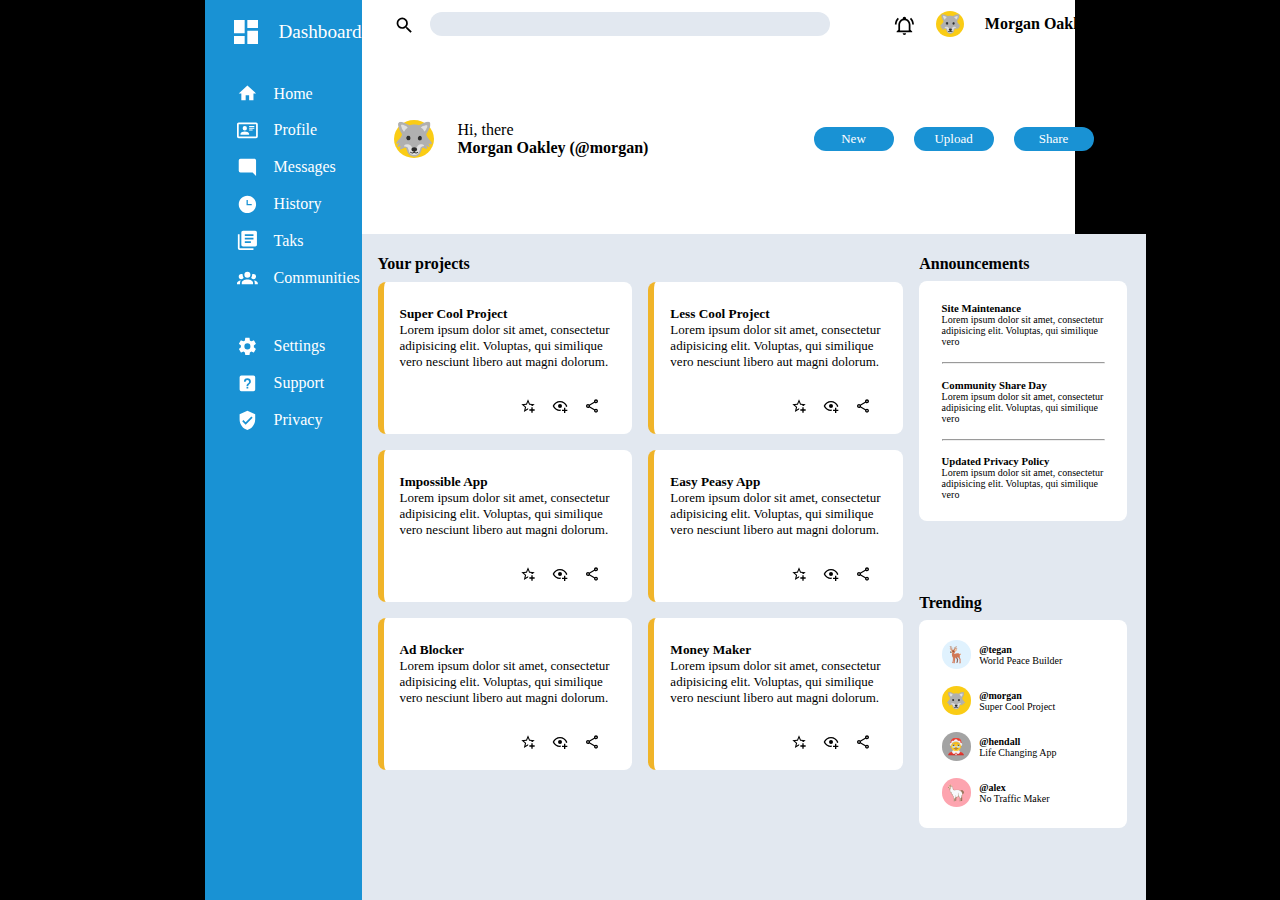
<file: admin-dashboard/index.html>
<!DOCTYPE html>
<html lang="en">
  <head>
    <meta charset="UTF-8" />
    <meta name="viewport" content="width=device-width, initial-scale=1.0" />
    <link rel="stylesheet" href="aside.css" />
    <link rel="stylesheet" href="header.css" />
    <link rel="stylesheet" href="main.css" />
    <title>Admin Dashboard</title>
  </head>
  <body>
    <aside>
      <div class="dashboard">
        <svg xmlns="http://www.w3.org/2000/svg" viewBox="0 0 24 24">
          <title>view-dashboard</title>
          <path d="M13,3V9H21V3M13,21H21V11H13M3,21H11V15H3M3,13H11V3H3V13Z" />
        </svg>
        <a href=""> Dashboard </a>
      </div>
      <nav class="main-nav">
        <ul class="main-nav__items">
          <!-- <div class="main-nav__items-container"> -->
          <li class="main-nav__item home">
            <svg xmlns="http://www.w3.org/2000/svg" viewBox="0 0 24 24">
              <path d="M10,20V14H14V20H19V12H22L12,3L2,12H5V20H10Z" />
            </svg>
            <a href=""> Home</a>
          </li>
          <li class="main-nav__item profile">
            <svg xmlns="http://www.w3.org/2000/svg" viewBox="0 0 24 24">
              <path
                d="M22,3H2C0.91,3.04 0.04,3.91 0,5V19C0.04,20.09 0.91,20.96 2,21H22C23.09,20.96 23.96,20.09 24,19V5C23.96,3.91 23.09,3.04 22,3M22,19H2V5H22V19M14,17V15.75C14,14.09 10.66,13.25 9,13.25C7.34,13.25 4,14.09 4,15.75V17H14M9,7A2.5,2.5 0 0,0 6.5,9.5A2.5,2.5 0 0,0 9,12A2.5,2.5 0 0,0 11.5,9.5A2.5,2.5 0 0,0 9,7M14,7V8H20V7H14M14,9V10H20V9H14M14,11V12H18V11H14"
              />
            </svg>
            <a href="">Profile</a>
          </li>
          <li class="main-nav__item messages">
            <svg xmlns="http://www.w3.org/2000/svg" viewBox="0 0 24 24">
              <title>message-reply</title>
              <path
                d="M22,4C22,2.89 21.1,2 20,2H4A2,2 0 0,0 2,4V16A2,2 0 0,0 4,18H18L22,22V4Z"
              />
            </svg>
            <a href="">Messages</a>
          </li>
          <li class="main-nav__item history">
            <svg xmlns="http://www.w3.org/2000/svg" viewBox="0 0 24 24">
              <title>clock-time-three</title>
              <path
                d="M12 2C6.5 2 2 6.5 2 12C2 17.5 6.5 22 12 22C17.5 22 22 17.5 22 12S17.5 2 12 2M17 13H11V7H12.5V11.5H17V13Z"
              />
            </svg>
            <a href="">History</a>
          </li>
          <li class="main-nav__item tasks">
            <svg xmlns="http://www.w3.org/2000/svg" viewBox="0 0 24 24">
              <title>text-box-multiple</title>
              <path
                d="M16,15H9V13H16M19,11H9V9H19M19,7H9V5H19M21,1H7C5.89,1 5,1.89 5,3V17C5,18.11 5.9,19 7,19H21C22.11,19 23,18.11 23,17V3C23,1.89 22.1,1 21,1M3,5V21H19V23H3A2,2 0 0,1 1,21V5H3Z"
              />
            </svg>
            <a href="">Taks</a>
          </li>
          <li class="main-nav__item communities">
            <svg xmlns="http://www.w3.org/2000/svg" viewBox="0 0 24 24">
              <title>account-group</title>
              <path
                d="M12,5.5A3.5,3.5 0 0,1 15.5,9A3.5,3.5 0 0,1 12,12.5A3.5,3.5 0 0,1 8.5,9A3.5,3.5 0 0,1 12,5.5M5,8C5.56,8 6.08,8.15 6.53,8.42C6.38,9.85 6.8,11.27 7.66,12.38C7.16,13.34 6.16,14 5,14A3,3 0 0,1 2,11A3,3 0 0,1 5,8M19,8A3,3 0 0,1 22,11A3,3 0 0,1 19,14C17.84,14 16.84,13.34 16.34,12.38C17.2,11.27 17.62,9.85 17.47,8.42C17.92,8.15 18.44,8 19,8M5.5,18.25C5.5,16.18 8.41,14.5 12,14.5C15.59,14.5 18.5,16.18 18.5,18.25V20H5.5V18.25M0,20V18.5C0,17.11 1.89,15.94 4.45,15.6C3.86,16.28 3.5,17.22 3.5,18.25V20H0M24,20H20.5V18.25C20.5,17.22 20.14,16.28 19.55,15.6C22.11,15.94 24,17.11 24,18.5V20Z"
              />
            </svg>
            <a href="">Communities</a>
          </li>
          <!-- </div> -->
          <!-- <div class="additional-nav__items-container"> -->
          <li class="main-nav__item settings">
            <svg xmlns="http://www.w3.org/2000/svg" viewBox="0 0 24 24">
              <title>cog</title>
              <path
                d="M12,15.5A3.5,3.5 0 0,1 8.5,12A3.5,3.5 0 0,1 12,8.5A3.5,3.5 0 0,1 15.5,12A3.5,3.5 0 0,1 12,15.5M19.43,12.97C19.47,12.65 19.5,12.33 19.5,12C19.5,11.67 19.47,11.34 19.43,11L21.54,9.37C21.73,9.22 21.78,8.95 21.66,8.73L19.66,5.27C19.54,5.05 19.27,4.96 19.05,5.05L16.56,6.05C16.04,5.66 15.5,5.32 14.87,5.07L14.5,2.42C14.46,2.18 14.25,2 14,2H10C9.75,2 9.54,2.18 9.5,2.42L9.13,5.07C8.5,5.32 7.96,5.66 7.44,6.05L4.95,5.05C4.73,4.96 4.46,5.05 4.34,5.27L2.34,8.73C2.21,8.95 2.27,9.22 2.46,9.37L4.57,11C4.53,11.34 4.5,11.67 4.5,12C4.5,12.33 4.53,12.65 4.57,12.97L2.46,14.63C2.27,14.78 2.21,15.05 2.34,15.27L4.34,18.73C4.46,18.95 4.73,19.03 4.95,18.95L7.44,17.94C7.96,18.34 8.5,18.68 9.13,18.93L9.5,21.58C9.54,21.82 9.75,22 10,22H14C14.25,22 14.46,21.82 14.5,21.58L14.87,18.93C15.5,18.67 16.04,18.34 16.56,17.94L19.05,18.95C19.27,19.03 19.54,18.95 19.66,18.73L21.66,15.27C21.78,15.05 21.73,14.78 21.54,14.63L19.43,12.97Z"
              />
            </svg>
            <a href="">Settings</a>
          </li>
          <li class="main-nav__item support">
            <svg xmlns="http://www.w3.org/2000/svg" viewBox="0 0 24 24">
              <title>help-box</title>
              <path
                d="M11,18H13V16H11V18M12,6A4,4 0 0,0 8,10H10A2,2 0 0,1 12,8A2,2 0 0,1 14,10C14,12 11,11.75 11,15H13C13,12.75 16,12.5 16,10A4,4 0 0,0 12,6M5,3H19A2,2 0 0,1 21,5V19A2,2 0 0,1 19,21H5A2,2 0 0,1 3,19V5A2,2 0 0,1 5,3Z"
              />
            </svg>
            <a href="">Support</a>
          </li>
          <li class="main-nav__item privacy">
            <svg xmlns="http://www.w3.org/2000/svg" viewBox="0 0 24 24">
              <title>shield-check</title>
              <path
                d="M10,17L6,13L7.41,11.59L10,14.17L16.59,7.58L18,9M12,1L3,5V11C3,16.55 6.84,21.74 12,23C17.16,21.74 21,16.55 21,11V5L12,1Z"
              />
            </svg>
            <a href="">Privacy</a>
          </li>
          <!-- </div> -->
        </ul>
      </nav>
    </aside>
    <header>
      <div class="top-header">
        <div class="search-container">
          <label for="search">
            <svg xmlns="http://www.w3.org/2000/svg" viewBox="0 0 24 24">
              <title>magnify</title>
              <path
                d="M9.5,3A6.5,6.5 0 0,1 16,9.5C16,11.11 15.41,12.59 14.44,13.73L14.71,14H15.5L20.5,19L19,20.5L14,15.5V14.71L13.73,14.44C12.59,15.41 11.11,16 9.5,16A6.5,6.5 0 0,1 3,9.5A6.5,6.5 0 0,1 9.5,3M9.5,5C7,5 5,7 5,9.5C5,12 7,14 9.5,14C12,14 14,12 14,9.5C14,7 12,5 9.5,5Z"
              />
            </svg>
          </label>
          <input type="search" name="search" id="search" />
        </div>
        <div>
          <div class="notification-icon">
            <a href="">
              <svg xmlns="http://www.w3.org/2000/svg" viewBox="0 0 24 24">
                <title>bell-ring-outline</title>
                <path
                  d="M10,21H14A2,2 0 0,1 12,23A2,2 0 0,1 10,21M21,19V20H3V19L5,17V11C5,7.9 7.03,5.17 10,4.29C10,4.19 10,4.1 10,4A2,2 0 0,1 12,2A2,2 0 0,1 14,4C14,4.1 14,4.19 14,4.29C16.97,5.17 19,7.9 19,11V17L21,19M17,11A5,5 0 0,0 12,6A5,5 0 0,0 7,11V18H17V11M19.75,3.19L18.33,4.61C20.04,6.3 21,8.6 21,11H23C23,8.07 21.84,5.25 19.75,3.19M1,11H3C3,8.6 3.96,6.3 5.67,4.61L4.25,3.19C2.16,5.25 1,8.07 1,11Z"
                />
              </svg>
            </a>
          </div>
          <div class="admin-icon">
            <a href="">🐺</a>
          </div>
          <div class="admin-name">
            <a href="">Morgan Oakley</a>
          </div>
        </div>
      </div>
      <div class="lower-header">
        <div>
          <div class="lower-header__admin-icon">
            <a href="">🐺</a>
          </div>
          <!-- </div> -->
          <!-- <div> -->
          <p>
            Hi, there <br />
            <span>Morgan Oakley (@morgan)</span>
          </p>
        </div>
        <div class="nav__items">
          <div class="nav__item"><a href="">New</a></div>
          <div class="nav__item"><a href="">Upload</a></div>
          <div class="nav__item"><a href="">Share</a></div>
        </div>
      </div>
    </header>
    <main>
      <div class="projects-container">
        <h4>Your projects</h4>
        <div class="project-container">
          <div>
            <h5 class="project-heading">Super Cool Project</h5>
            <p class="project-description">
              Lorem ipsum dolor sit amet, consectetur adipisicing elit.
              Voluptas, qui similique vero nesciunt libero aut magni dolorum.
            </p>
          </div>
          <div class="project-icons">
            <div class="favourite">
              <a href="">
                <svg xmlns="http://www.w3.org/2000/svg" viewBox="0 0 24 24">
                  <title>star-plus-outline</title>
                  <path
                    d="M5.8 21L7.4 14L2 9.2L9.2 8.6L12 2L14.8 8.6L22 9.2L18.8 12H18C17.3 12 16.6 12.1 15.9 12.4L18.1 10.5L13.7 10.1L12 6.1L10.3 10.1L5.9 10.5L9.2 13.4L8.2 17.7L12 15.4L12.5 15.7C12.3 16.2 12.1 16.8 12.1 17.3L5.8 21M17 14V17H14V19H17V22H19V19H22V17H19V14H17Z"
                  />
                </svg>
              </a>
            </div>
            <div class="seen">
              <a href="">
                <svg xmlns="http://www.w3.org/2000/svg" viewBox="0 0 24 24">
                  <title>eye-plus-outline</title>
                  <path
                    d="M12,4.5C7,4.5 2.73,7.61 1,12C2.73,16.39 7,19.5 12,19.5C12.36,19.5 12.72,19.5 13.08,19.45C13.03,19.13 13,18.82 13,18.5C13,18.14 13.04,17.78 13.1,17.42C12.74,17.46 12.37,17.5 12,17.5C8.24,17.5 4.83,15.36 3.18,12C4.83,8.64 8.24,6.5 12,6.5C15.76,6.5 19.17,8.64 20.82,12C20.7,12.24 20.56,12.45 20.43,12.68C21.09,12.84 21.72,13.11 22.29,13.5C22.56,13 22.8,12.5 23,12C21.27,7.61 17,4.5 12,4.5M12,9A3,3 0 0,0 9,12A3,3 0 0,0 12,15A3,3 0 0,0 15,12A3,3 0 0,0 12,9M18,14.5V17.5H15V19.5H18V22.5H20V19.5H23V17.5H20V14.5H18Z"
                  />
                </svg>
              </a>
            </div>
            <div class="share">
              <a href="">
                <svg xmlns="http://www.w3.org/2000/svg" viewBox="0 0 24 24">
                  <title>share-variant-outline</title>
                  <path
                    d="M18 16.08C17.24 16.08 16.56 16.38 16.04 16.85L8.91 12.7C8.96 12.47 9 12.24 9 12S8.96 11.53 8.91 11.3L15.96 7.19C16.5 7.69 17.21 8 18 8C19.66 8 21 6.66 21 5S19.66 2 18 2 15 3.34 15 5C15 5.24 15.04 5.47 15.09 5.7L8.04 9.81C7.5 9.31 6.79 9 6 9C4.34 9 3 10.34 3 12S4.34 15 6 15C6.79 15 7.5 14.69 8.04 14.19L15.16 18.34C15.11 18.55 15.08 18.77 15.08 19C15.08 20.61 16.39 21.91 18 21.91S20.92 20.61 20.92 19C20.92 17.39 19.61 16.08 18 16.08M18 4C18.55 4 19 4.45 19 5S18.55 6 18 6 17 5.55 17 5 17.45 4 18 4M6 13C5.45 13 5 12.55 5 12S5.45 11 6 11 7 11.45 7 12 6.55 13 6 13M18 20C17.45 20 17 19.55 17 19S17.45 18 18 18 19 18.45 19 19 18.55 20 18 20Z"
                  />
                </svg>
              </a>
            </div>
          </div>
        </div>
        <div class="project-container">
          <div>
            <h5 class="project-heading">Less Cool Project</h5>
            <p class="project-description">
              Lorem ipsum dolor sit amet, consectetur adipisicing elit.
              Voluptas, qui similique vero nesciunt libero aut magni dolorum.
            </p>
          </div>
          <div class="project-icons">
            <div class="favourite">
              <a href="">
                <svg xmlns="http://www.w3.org/2000/svg" viewBox="0 0 24 24">
                  <title>star-plus-outline</title>
                  <path
                    d="M5.8 21L7.4 14L2 9.2L9.2 8.6L12 2L14.8 8.6L22 9.2L18.8 12H18C17.3 12 16.6 12.1 15.9 12.4L18.1 10.5L13.7 10.1L12 6.1L10.3 10.1L5.9 10.5L9.2 13.4L8.2 17.7L12 15.4L12.5 15.7C12.3 16.2 12.1 16.8 12.1 17.3L5.8 21M17 14V17H14V19H17V22H19V19H22V17H19V14H17Z"
                  />
                </svg>
              </a>
            </div>
            <div class="seen">
              <a href="">
                <svg xmlns="http://www.w3.org/2000/svg" viewBox="0 0 24 24">
                  <title>eye-plus-outline</title>
                  <path
                    d="M12,4.5C7,4.5 2.73,7.61 1,12C2.73,16.39 7,19.5 12,19.5C12.36,19.5 12.72,19.5 13.08,19.45C13.03,19.13 13,18.82 13,18.5C13,18.14 13.04,17.78 13.1,17.42C12.74,17.46 12.37,17.5 12,17.5C8.24,17.5 4.83,15.36 3.18,12C4.83,8.64 8.24,6.5 12,6.5C15.76,6.5 19.17,8.64 20.82,12C20.7,12.24 20.56,12.45 20.43,12.68C21.09,12.84 21.72,13.11 22.29,13.5C22.56,13 22.8,12.5 23,12C21.27,7.61 17,4.5 12,4.5M12,9A3,3 0 0,0 9,12A3,3 0 0,0 12,15A3,3 0 0,0 15,12A3,3 0 0,0 12,9M18,14.5V17.5H15V19.5H18V22.5H20V19.5H23V17.5H20V14.5H18Z"
                  />
                </svg>
              </a>
            </div>
            <div class="share">
              <a href="">
                <svg xmlns="http://www.w3.org/2000/svg" viewBox="0 0 24 24">
                  <title>share-variant-outline</title>
                  <path
                    d="M18 16.08C17.24 16.08 16.56 16.38 16.04 16.85L8.91 12.7C8.96 12.47 9 12.24 9 12S8.96 11.53 8.91 11.3L15.96 7.19C16.5 7.69 17.21 8 18 8C19.66 8 21 6.66 21 5S19.66 2 18 2 15 3.34 15 5C15 5.24 15.04 5.47 15.09 5.7L8.04 9.81C7.5 9.31 6.79 9 6 9C4.34 9 3 10.34 3 12S4.34 15 6 15C6.79 15 7.5 14.69 8.04 14.19L15.16 18.34C15.11 18.55 15.08 18.77 15.08 19C15.08 20.61 16.39 21.91 18 21.91S20.92 20.61 20.92 19C20.92 17.39 19.61 16.08 18 16.08M18 4C18.55 4 19 4.45 19 5S18.55 6 18 6 17 5.55 17 5 17.45 4 18 4M6 13C5.45 13 5 12.55 5 12S5.45 11 6 11 7 11.45 7 12 6.55 13 6 13M18 20C17.45 20 17 19.55 17 19S17.45 18 18 18 19 18.45 19 19 18.55 20 18 20Z"
                  />
                </svg>
              </a>
            </div>
          </div>
        </div>
        <div class="project-container">
          <div>
            <h5 class="project-heading">Impossible App</h5>
            <p class="project-description">
              Lorem ipsum dolor sit amet, consectetur adipisicing elit.
              Voluptas, qui similique vero nesciunt libero aut magni dolorum.
            </p>
          </div>
          <div class="project-icons">
            <div class="favourite">
              <a href="">
                <svg xmlns="http://www.w3.org/2000/svg" viewBox="0 0 24 24">
                  <title>star-plus-outline</title>
                  <path
                    d="M5.8 21L7.4 14L2 9.2L9.2 8.6L12 2L14.8 8.6L22 9.2L18.8 12H18C17.3 12 16.6 12.1 15.9 12.4L18.1 10.5L13.7 10.1L12 6.1L10.3 10.1L5.9 10.5L9.2 13.4L8.2 17.7L12 15.4L12.5 15.7C12.3 16.2 12.1 16.8 12.1 17.3L5.8 21M17 14V17H14V19H17V22H19V19H22V17H19V14H17Z"
                  />
                </svg>
              </a>
            </div>
            <div class="seen">
              <a href="">
                <svg xmlns="http://www.w3.org/2000/svg" viewBox="0 0 24 24">
                  <title>eye-plus-outline</title>
                  <path
                    d="M12,4.5C7,4.5 2.73,7.61 1,12C2.73,16.39 7,19.5 12,19.5C12.36,19.5 12.72,19.5 13.08,19.45C13.03,19.13 13,18.82 13,18.5C13,18.14 13.04,17.78 13.1,17.42C12.74,17.46 12.37,17.5 12,17.5C8.24,17.5 4.83,15.36 3.18,12C4.83,8.64 8.24,6.5 12,6.5C15.76,6.5 19.17,8.64 20.82,12C20.7,12.24 20.56,12.45 20.43,12.68C21.09,12.84 21.72,13.11 22.29,13.5C22.56,13 22.8,12.5 23,12C21.27,7.61 17,4.5 12,4.5M12,9A3,3 0 0,0 9,12A3,3 0 0,0 12,15A3,3 0 0,0 15,12A3,3 0 0,0 12,9M18,14.5V17.5H15V19.5H18V22.5H20V19.5H23V17.5H20V14.5H18Z"
                  />
                </svg>
              </a>
            </div>
            <div class="share">
              <a href="">
                <svg xmlns="http://www.w3.org/2000/svg" viewBox="0 0 24 24">
                  <title>share-variant-outline</title>
                  <path
                    d="M18 16.08C17.24 16.08 16.56 16.38 16.04 16.85L8.91 12.7C8.96 12.47 9 12.24 9 12S8.96 11.53 8.91 11.3L15.96 7.19C16.5 7.69 17.21 8 18 8C19.66 8 21 6.66 21 5S19.66 2 18 2 15 3.34 15 5C15 5.24 15.04 5.47 15.09 5.7L8.04 9.81C7.5 9.31 6.79 9 6 9C4.34 9 3 10.34 3 12S4.34 15 6 15C6.79 15 7.5 14.69 8.04 14.19L15.16 18.34C15.11 18.55 15.08 18.77 15.08 19C15.08 20.61 16.39 21.91 18 21.91S20.92 20.61 20.92 19C20.92 17.39 19.61 16.08 18 16.08M18 4C18.55 4 19 4.45 19 5S18.55 6 18 6 17 5.55 17 5 17.45 4 18 4M6 13C5.45 13 5 12.55 5 12S5.45 11 6 11 7 11.45 7 12 6.55 13 6 13M18 20C17.45 20 17 19.55 17 19S17.45 18 18 18 19 18.45 19 19 18.55 20 18 20Z"
                  />
                </svg>
              </a>
            </div>
          </div>
        </div>
        <div class="project-container">
          <div>
            <h5 class="project-heading">Easy Peasy App</h5>
            <p class="project-description">
              Lorem ipsum dolor sit amet, consectetur adipisicing elit.
              Voluptas, qui similique vero nesciunt libero aut magni dolorum.
            </p>
          </div>
          <div class="project-icons">
            <div class="favourite">
              <a href="">
                <svg xmlns="http://www.w3.org/2000/svg" viewBox="0 0 24 24">
                  <title>star-plus-outline</title>
                  <path
                    d="M5.8 21L7.4 14L2 9.2L9.2 8.6L12 2L14.8 8.6L22 9.2L18.8 12H18C17.3 12 16.6 12.1 15.9 12.4L18.1 10.5L13.7 10.1L12 6.1L10.3 10.1L5.9 10.5L9.2 13.4L8.2 17.7L12 15.4L12.5 15.7C12.3 16.2 12.1 16.8 12.1 17.3L5.8 21M17 14V17H14V19H17V22H19V19H22V17H19V14H17Z"
                  />
                </svg>
              </a>
            </div>
            <div class="seen">
              <a href="">
                <svg xmlns="http://www.w3.org/2000/svg" viewBox="0 0 24 24">
                  <title>eye-plus-outline</title>
                  <path
                    d="M12,4.5C7,4.5 2.73,7.61 1,12C2.73,16.39 7,19.5 12,19.5C12.36,19.5 12.72,19.5 13.08,19.45C13.03,19.13 13,18.82 13,18.5C13,18.14 13.04,17.78 13.1,17.42C12.74,17.46 12.37,17.5 12,17.5C8.24,17.5 4.83,15.36 3.18,12C4.83,8.64 8.24,6.5 12,6.5C15.76,6.5 19.17,8.64 20.82,12C20.7,12.24 20.56,12.45 20.43,12.68C21.09,12.84 21.72,13.11 22.29,13.5C22.56,13 22.8,12.5 23,12C21.27,7.61 17,4.5 12,4.5M12,9A3,3 0 0,0 9,12A3,3 0 0,0 12,15A3,3 0 0,0 15,12A3,3 0 0,0 12,9M18,14.5V17.5H15V19.5H18V22.5H20V19.5H23V17.5H20V14.5H18Z"
                  />
                </svg>
              </a>
            </div>
            <div class="share">
              <a href="">
                <svg xmlns="http://www.w3.org/2000/svg" viewBox="0 0 24 24">
                  <title>share-variant-outline</title>
                  <path
                    d="M18 16.08C17.24 16.08 16.56 16.38 16.04 16.85L8.91 12.7C8.96 12.47 9 12.24 9 12S8.96 11.53 8.91 11.3L15.96 7.19C16.5 7.69 17.21 8 18 8C19.66 8 21 6.66 21 5S19.66 2 18 2 15 3.34 15 5C15 5.24 15.04 5.47 15.09 5.7L8.04 9.81C7.5 9.31 6.79 9 6 9C4.34 9 3 10.34 3 12S4.34 15 6 15C6.79 15 7.5 14.69 8.04 14.19L15.16 18.34C15.11 18.55 15.08 18.77 15.08 19C15.08 20.61 16.39 21.91 18 21.91S20.92 20.61 20.92 19C20.92 17.39 19.61 16.08 18 16.08M18 4C18.55 4 19 4.45 19 5S18.55 6 18 6 17 5.55 17 5 17.45 4 18 4M6 13C5.45 13 5 12.55 5 12S5.45 11 6 11 7 11.45 7 12 6.55 13 6 13M18 20C17.45 20 17 19.55 17 19S17.45 18 18 18 19 18.45 19 19 18.55 20 18 20Z"
                  />
                </svg>
              </a>
            </div>
          </div>
        </div>
        <div class="project-container">
          <div>
            <h5 class="project-heading">Ad Blocker</h5>
            <p class="project-description">
              Lorem ipsum dolor sit amet, consectetur adipisicing elit.
              Voluptas, qui similique vero nesciunt libero aut magni dolorum.
            </p>
          </div>
          <div class="project-icons">
            <div class="favourite">
              <a href="">
                <svg xmlns="http://www.w3.org/2000/svg" viewBox="0 0 24 24">
                  <title>star-plus-outline</title>
                  <path
                    d="M5.8 21L7.4 14L2 9.2L9.2 8.6L12 2L14.8 8.6L22 9.2L18.8 12H18C17.3 12 16.6 12.1 15.9 12.4L18.1 10.5L13.7 10.1L12 6.1L10.3 10.1L5.9 10.5L9.2 13.4L8.2 17.7L12 15.4L12.5 15.7C12.3 16.2 12.1 16.8 12.1 17.3L5.8 21M17 14V17H14V19H17V22H19V19H22V17H19V14H17Z"
                  />
                </svg>
              </a>
            </div>
            <div class="seen">
              <a href="">
                <svg xmlns="http://www.w3.org/2000/svg" viewBox="0 0 24 24">
                  <title>eye-plus-outline</title>
                  <path
                    d="M12,4.5C7,4.5 2.73,7.61 1,12C2.73,16.39 7,19.5 12,19.5C12.36,19.5 12.72,19.5 13.08,19.45C13.03,19.13 13,18.82 13,18.5C13,18.14 13.04,17.78 13.1,17.42C12.74,17.46 12.37,17.5 12,17.5C8.24,17.5 4.83,15.36 3.18,12C4.83,8.64 8.24,6.5 12,6.5C15.76,6.5 19.17,8.64 20.82,12C20.7,12.24 20.56,12.45 20.43,12.68C21.09,12.84 21.72,13.11 22.29,13.5C22.56,13 22.8,12.5 23,12C21.27,7.61 17,4.5 12,4.5M12,9A3,3 0 0,0 9,12A3,3 0 0,0 12,15A3,3 0 0,0 15,12A3,3 0 0,0 12,9M18,14.5V17.5H15V19.5H18V22.5H20V19.5H23V17.5H20V14.5H18Z"
                  />
                </svg>
              </a>
            </div>
            <div class="share">
              <a href="">
                <svg xmlns="http://www.w3.org/2000/svg" viewBox="0 0 24 24">
                  <title>share-variant-outline</title>
                  <path
                    d="M18 16.08C17.24 16.08 16.56 16.38 16.04 16.85L8.91 12.7C8.96 12.47 9 12.24 9 12S8.96 11.53 8.91 11.3L15.96 7.19C16.5 7.69 17.21 8 18 8C19.66 8 21 6.66 21 5S19.66 2 18 2 15 3.34 15 5C15 5.24 15.04 5.47 15.09 5.7L8.04 9.81C7.5 9.31 6.79 9 6 9C4.34 9 3 10.34 3 12S4.34 15 6 15C6.79 15 7.5 14.69 8.04 14.19L15.16 18.34C15.11 18.55 15.08 18.77 15.08 19C15.08 20.61 16.39 21.91 18 21.91S20.92 20.61 20.92 19C20.92 17.39 19.61 16.08 18 16.08M18 4C18.55 4 19 4.45 19 5S18.55 6 18 6 17 5.55 17 5 17.45 4 18 4M6 13C5.45 13 5 12.55 5 12S5.45 11 6 11 7 11.45 7 12 6.55 13 6 13M18 20C17.45 20 17 19.55 17 19S17.45 18 18 18 19 18.45 19 19 18.55 20 18 20Z"
                  />
                </svg>
              </a>
            </div>
          </div>
        </div>
        <div class="project-container">
          <div>
            <h5 class="project-heading">Money Maker</h5>
            <p class="project-description">
              Lorem ipsum dolor sit amet, consectetur adipisicing elit.
              Voluptas, qui similique vero nesciunt libero aut magni dolorum.
            </p>
          </div>
          <div class="project-icons">
            <div class="favourite">
              <a href="">
                <svg xmlns="http://www.w3.org/2000/svg" viewBox="0 0 24 24">
                  <title>star-plus-outline</title>
                  <path
                    d="M5.8 21L7.4 14L2 9.2L9.2 8.6L12 2L14.8 8.6L22 9.2L18.8 12H18C17.3 12 16.6 12.1 15.9 12.4L18.1 10.5L13.7 10.1L12 6.1L10.3 10.1L5.9 10.5L9.2 13.4L8.2 17.7L12 15.4L12.5 15.7C12.3 16.2 12.1 16.8 12.1 17.3L5.8 21M17 14V17H14V19H17V22H19V19H22V17H19V14H17Z"
                  />
                </svg>
              </a>
            </div>
            <div class="seen">
              <a href="">
                <svg xmlns="http://www.w3.org/2000/svg" viewBox="0 0 24 24">
                  <title>eye-plus-outline</title>
                  <path
                    d="M12,4.5C7,4.5 2.73,7.61 1,12C2.73,16.39 7,19.5 12,19.5C12.36,19.5 12.72,19.5 13.08,19.45C13.03,19.13 13,18.82 13,18.5C13,18.14 13.04,17.78 13.1,17.42C12.74,17.46 12.37,17.5 12,17.5C8.24,17.5 4.83,15.36 3.18,12C4.83,8.64 8.24,6.5 12,6.5C15.76,6.5 19.17,8.64 20.82,12C20.7,12.24 20.56,12.45 20.43,12.68C21.09,12.84 21.72,13.11 22.29,13.5C22.56,13 22.8,12.5 23,12C21.27,7.61 17,4.5 12,4.5M12,9A3,3 0 0,0 9,12A3,3 0 0,0 12,15A3,3 0 0,0 15,12A3,3 0 0,0 12,9M18,14.5V17.5H15V19.5H18V22.5H20V19.5H23V17.5H20V14.5H18Z"
                  />
                </svg>
              </a>
            </div>
            <div class="share">
              <a href="">
                <svg xmlns="http://www.w3.org/2000/svg" viewBox="0 0 24 24">
                  <title>share-variant-outline</title>
                  <path
                    d="M18 16.08C17.24 16.08 16.56 16.38 16.04 16.85L8.91 12.7C8.96 12.47 9 12.24 9 12S8.96 11.53 8.91 11.3L15.96 7.19C16.5 7.69 17.21 8 18 8C19.66 8 21 6.66 21 5S19.66 2 18 2 15 3.34 15 5C15 5.24 15.04 5.47 15.09 5.7L8.04 9.81C7.5 9.31 6.79 9 6 9C4.34 9 3 10.34 3 12S4.34 15 6 15C6.79 15 7.5 14.69 8.04 14.19L15.16 18.34C15.11 18.55 15.08 18.77 15.08 19C15.08 20.61 16.39 21.91 18 21.91S20.92 20.61 20.92 19C20.92 17.39 19.61 16.08 18 16.08M18 4C18.55 4 19 4.45 19 5S18.55 6 18 6 17 5.55 17 5 17.45 4 18 4M6 13C5.45 13 5 12.55 5 12S5.45 11 6 11 7 11.45 7 12 6.55 13 6 13M18 20C17.45 20 17 19.55 17 19S17.45 18 18 18 19 18.45 19 19 18.55 20 18 20Z"
                  />
                </svg>
              </a>
            </div>
          </div>
        </div>
      </div>
      <div class="announcements-trendings-container">
        <div class="announcements-div">
          <h4>Announcements</h4>
          <div class="announcements-container">
            <div class="announcement-container">
              <h6 class="announcement-heading">Site Maintenance</h6>
              <p class="announcement-description">
                Lorem ipsum dolor sit amet, consectetur adipisicing elit.
                Voluptas, qui similique vero
              </p>
            </div>
            <hr />
            <div class="announcement-container">
              <h6 class="announcement-heading">Community Share Day</h6>
              <p class="announcement-description">
                Lorem ipsum dolor sit amet, consectetur adipisicing elit.
                Voluptas, qui similique vero
              </p>
            </div>
            <hr />
            <div class="announcement-container">
              <h6 class="announcement-heading">Updated Privacy Policy</h6>
              <p class="announcement-description">
                Lorem ipsum dolor sit amet, consectetur adipisicing elit.
                Voluptas, qui similique vero
              </p>
            </div>
          </div>
        </div>
        <div>
          <h4 class="trending">Trending</h4>
          <div class="trendings-container">
            <div class="trending-container">
              <a href="">
                <div class="tegan-icon trending-icon">🦌</div>
                <div class="trending-description">
                  <div class="trending-handle">@tegan</div>
                  <div class="trending-info">World Peace Builder</div>
                </div>
              </a>
            </div>
            <div class="trending-container">
              <a href="">
                <div class="morgan-icon trending-icon">🐺</div>
                <div class="trending-description">
                  <div class="trending-handle">@morgan</div>
                  <div class="trending-info">Super Cool Project</div>
                </div>
              </a>
            </div>
            <div class="trending-container">
              <a href="">
                <div class="hendall-icon trending-icon">🤶</div>
                <div class="trending-description">
                  <div class="trending-handle">@hendall</div>
                  <div class="trending-info">Life Changing App</div>
                </div>
              </a>
            </div>
            <div class="trending-container">
              <a href="">
                <div class="alex-icon trending-icon">🦙</div>
                <div class="trending-description">
                  <div class="trending-handle">@alex</div>
                  <div class="trending-info">No Traffic Maker</div>
                </div>
              </a>
            </div>
          </div>
        </div>
      </div>
    </main>
  </body>
</html>
</file>
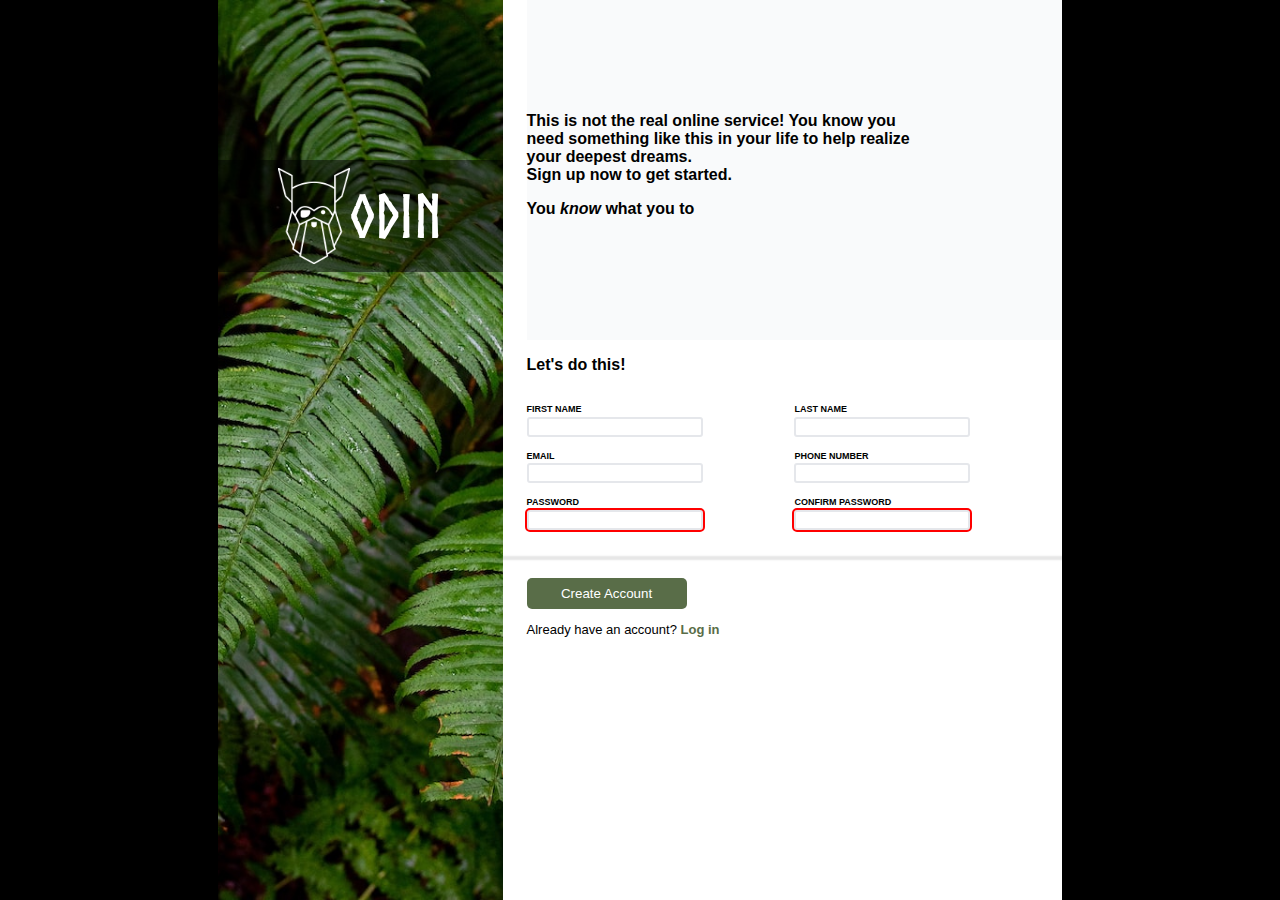
<file: odin-sign-up-form/index.html>
<!DOCTYPE html>
<html lang="en">
  <head>
    <meta charset="UTF-8" />
    <meta name="viewport" content="width=device-width, initial-scale=1.0" />
    <title>Document</title>
    <link rel="stylesheet" href="style.css" />
  </head>
  <body>
    <main>
      <div class="image-container">
        <img
          src="halie-west-25xggax4bSA-unsplash.jpg"
          alt="halie-west-25xggax4bSA-unsplash"
        />
        <div class="odin-logo">
          <img src="odin-lined.png" alt="Odin Logo"> ODIN
        </div>
      </div>
      <div class="form-container">
        <div class="form-intro margin-left">
          <p>
            This is not the real online service! You know you need something like
            this in your life to help realize your deepest dreams. <br />
            Sign up now to get started.
            <p>
              You <em>know</em> what you to
            </p>
          </p>
        </div>
        <form action="">
          <div class="margin-left">
            <p class="form-header">Let's do this!</p>
            <div class="first-name">
              <label for="first-name">FIRST NAME</label>
              <br/>
              <input type="text" name="first-name" id="first-name" />
            </div>
            <div class="last-name">
              <label for="last-name">LAST NAME</label>
              <br/>
              <input type="text" name="last-name" id="last-name" />
            </div>
            <div class="email">
              <label for="email">EMAIL</label>
              <br/>
              <input type="email" name="email" id="email" />
            </div>
            <div class="phone-numner">
              <label for="phone-numner">PHONE NUMBER</label>
              <br/>
              <input type="text" name="phone-numner" id="phone-numner" />
            </div>
            <div class="password">
              <label for="password">PASSWORD</label>
              <br/>
              <input type="password" name="password" id="password" required/>
            </div>
            <div class="confirm-password">
              <label for="confirm-password">CONFIRM   PASSWORD</label>
              <br/>
              <input
                type="password"
                name="confirm-password"
                id="confirm-password"
                required
              />
            </div>
          </div>

          <hr/>

          <div class="margin-left">
            <button type="submit">Create Account</button>
            <p>Already have an account? <a href="http://" target="_blank" rel="noopener noreferrer">Log in</a></p>
          </div>
        </form>
      </div>
      
    </main>
  </body>
</html>
</file>
<file: admin-dashboard/aside.css>
/* @import url("https://fonts.googleapis.com/css2?family=Anonymous+Pro&family=Roboto:wght@100;300;400;500;700;900&display=swap"); */

* {
  box-sizing: border-box;
}

html {
  background-color: black;
  /* height: 100%; */
}

body {
  margin: 0;
  display: grid;
  grid-template-columns: 2fr 8fr;
  width: 68%;
  /* height: 100%; */
  margin-left: auto;
  margin-right: auto;
  background-color: #fff;
}

aside {
  grid-row-end: span 2;
  background-color: #1992d4;
  color: #fff;
  padding-top: 1rem;
  height: 100vh;
}

.dashboard {
  padding-left: 1.6rem;
  margin-bottom: 2.2rem;
}

.dashboard,
.main-nav__item {
  display: flex;
  align-items: center;
}

.dashboard > svg,
li svg {
  height: 1.3rem;
  margin-right: 1rem;
  fill: #fff;
  /* font-family: initial; */
}

.dashboard > svg {
  height: 2rem;
}

svg + a {
  color: inherit;
  text-decoration: none;
}

.dashboard > a {
  font-size: 1.2rem;
}

ul {
  padding-inline-start: 0;
  display: grid;
  grid-row-gap: 1rem;
  padding-left: 2rem;
}

ul li {
  list-style-type: none;
}

.communities {
  margin-bottom: 2rem;
}
</file>
<file: admin-dashboard/header.css>
header {
  display: grid;
  /* height: 6rem; */
  padding: 0.5rem 2rem;
}

.top-header {
  /* margin-top: 1rem; */
  display: grid;
  grid-template-columns: 2fr 1fr;
  height: 2rem;
}

.search-container {
  display: flex;
  align-items: center;
}

.search-container > label {
  align-self: flex-end;
  margin-right: 1rem;
}

input[type="search"] {
  height: 1.5rem;
  border: none;
  width: 25rem;
  border-radius: 20px;
  background-color: #e2e8f0;
}

input[type="search"]:focus {
  outline: none;
}

.top-header svg {
  height: 1.3rem;
}

.search-container + div {
  display: flex;
  justify-content: space-evenly;
  align-items: center;
}

.search-container + div a {
  text-decoration: none;
}

.notification-icon {
  align-self: end;
}

.admin-icon a {
  font-size: large;
  background-color: #facc15;
  padding: 0.2rem;
  border-radius: 50%;
}

.admin-name a {
  color: inherit;
  font-weight: bold;
}

.lower-header {
  display: grid;
  grid-template-columns: 2fr 1fr;
  height: 3.5rem;
}

.lower-header > div {
  display: flex;
  align-items: center;
}

.lower-header span {
  font-weight: bold;
}

.lower-header > div:first-of-type {
  width: 25rem;
}

.lower-header__admin-icon {
  margin-right: 1.5rem;
  background-color: #facc15;
  border-radius: 50%;
}

.lower-header__admin-icon > a {
  text-decoration: none;
  font-size: xx-large;
}

.nav__items {
  width: 20rem;
  justify-content: space-evenly;
  /* width: 12rem; */
}

.nav__item > a {
  text-decoration: none;
  color: #000;
  color: #fff;
}

.nav__item {
  background-color: #1992d4;
  border-radius: 1.5rem;
  width: 5rem;
  height: 1.5rem;
  font-size: small;
  display: flex;
  align-items: center;
  justify-content: center;
}
</file>
<file: admin-dashboard/main.css>
main {
  display: grid;
  grid-template-columns: 5fr 2fr;
  background-color: #e2e8f0;
  padding-left: 1rem;
  padding-right: 1rem;
  grid-column-gap: 1rem;
}

.projects-container {
  display: grid;
  grid-template-columns: 1fr 1fr;
  grid-template-rows: 2rem repeat(3, 9.5rem);
  grid-gap: 1rem;
}

.projects-container > h4 {
  grid-column-end: span 2;
}

.project-container {
  padding: 1rem;
  background-color: #fff;
  border-left: 0.4rem solid #f0b429;
  border-radius: 8px;
  display: flex;
  flex-direction: column;
  justify-content: space-between;
}

.project-container h5 {
  margin-top: 0.5rem;
  margin-bottom: 0;
}

.project-container .project-description {
  margin: 0;
  font-size: small;
}

.project-icons {
  align-self: flex-end;
  width: 7rem;
  display: flex;
  justify-content: space-evenly;
  /* margin-left: 1rem; */
}

/* .project-icons > div {
  display: inline-block;
} */

.project-icons svg {
  height: 1rem;
}

.announcements-trendings-container {
  display: grid;
}

.announcements-container {
  display: flex;
  flex-direction: column;
  justify-content: space-between;
  width: 13rem;
  height: 15rem;
  background-color: #fff;
  padding: 1.3rem 1.4rem;
  border-radius: 8px;
}

.announcements-trendings-container h4 {
  margin-bottom: 0.5rem;
}

.announcement-container {
  background: #fff;
}

.announcement-heading {
  margin-top: 0;
  margin-bottom: 0;
}

.announcement-description {
  font-size: x-small;
  margin-top: 0;
  margin-bottom: 0;
}

hr {
  margin: 0;
}

.trending {
  margin: 0;
}

.trendings-container {
  background-color: #fff;
  padding: 1.3rem 1.4rem;
  width: 13rem;
  height: 13rem;
  border-radius: 8px;
  display: flex;
  flex-direction: column;
  justify-content: space-between;
}

.trending-container a {
  text-decoration: none;
  display: flex;
  align-items: center;
  color: #000;
}

.trending-icon {
  padding: 0.3rem;
  margin-right: 0.5rem;
  border-radius: 50%;
}

.tegan-icon {
  background-color: #e0f2fe;
}

.morgan-icon {
  background-color: #facc15;
}

.hendall-icon {
  background-color: #a3a3a3;
}

.alex-icon {
  background-color: #fda4af;
}

.trending-description {
  font-size: x-small;
}

.trending-handle {
  font-weight: bold;
}
</file>
<file: odin-sign-up-form/style.css>
@font-face {
  font-family: "Norse";
  src: url("Norse-Bold.otf");
}

* {
  box-sizing: border-box;
}

body {
  margin: 0;
  background-color: black;
  font-family: sans-serif;
}

main {
  display: flex;
  width: 66%;
  margin: auto;
  background-color: white;
}

.image-container {
  height: 100vh;
  width: 65%;
  overflow-y: hidden;
  margin-left: auto;
  margin-right: auto;
  position: relative;
}

.image-container > img {
  height: 100%;
  width: 100%;
  object-fit: cover;
}

.odin-logo {
  background-color: rgba(0, 0, 0, 0.5);
  color: white;
  height: 7rem;
  width: 100%;
  display: flex;
  align-items: center;
  justify-content: center;
  font-family: "Norse";
  font-size: 3.75rem;
  padding: 0.5rem;
  position: absolute;
  top: 10rem;
}

.odin-logo > img {
  height: 100%;
}

.form-container {
  display: grid;
}

.form-intro {
  padding-top: 6rem;
  padding-right: 8rem;
  font-weight: bold;
  background-color: #f9fafb;
}

.margin-left {
  margin-left: 1.5rem;
}

form > div:first-of-type {
  display: grid;
  grid-template-columns: 1fr 1fr;
  grid-row-gap: 0.5rem;
  margin-top: -9rem;
  margin-bottom: 1.5rem;
  background-color: #ffffff;
}

.form-header {
  grid-column-end: span 2;
  font-weight: bold;
}

label {
  font-size: xx-small;
  font-weight: bold;
}

input {
  border-radius: 3px;
  border: 2px solid #e5e7eb;
  padding: 0.5rem;
  font-family: inherit;
  font-size: x-small;
  width: 11rem;
  height: 1.2rem;
}

input:focus,
input:active {
  outline: none;
  border: 1px solid rgba(0, 0, 255, 0.7);
}

input[type="password"]:invalid {
  outline: 2px solid red;
}

hr {
  border: 0;
  box-shadow: 0px 4px 2px 2px rgba(0, 0, 0, 0.1);
}

hr + div {
  margin-top: 1.5rem;
}

button {
  background-color: #596d48;
  padding: 0.5rem;
  border-radius: 5px;
  width: 10rem;
  font-family: inherit;
  color: #fff;
  border: none;
}

button + p {
  font-size: small;
}

p > a {
  text-decoration: none;
  color: #596d48;
  font-weight: bold;
}
</file>
